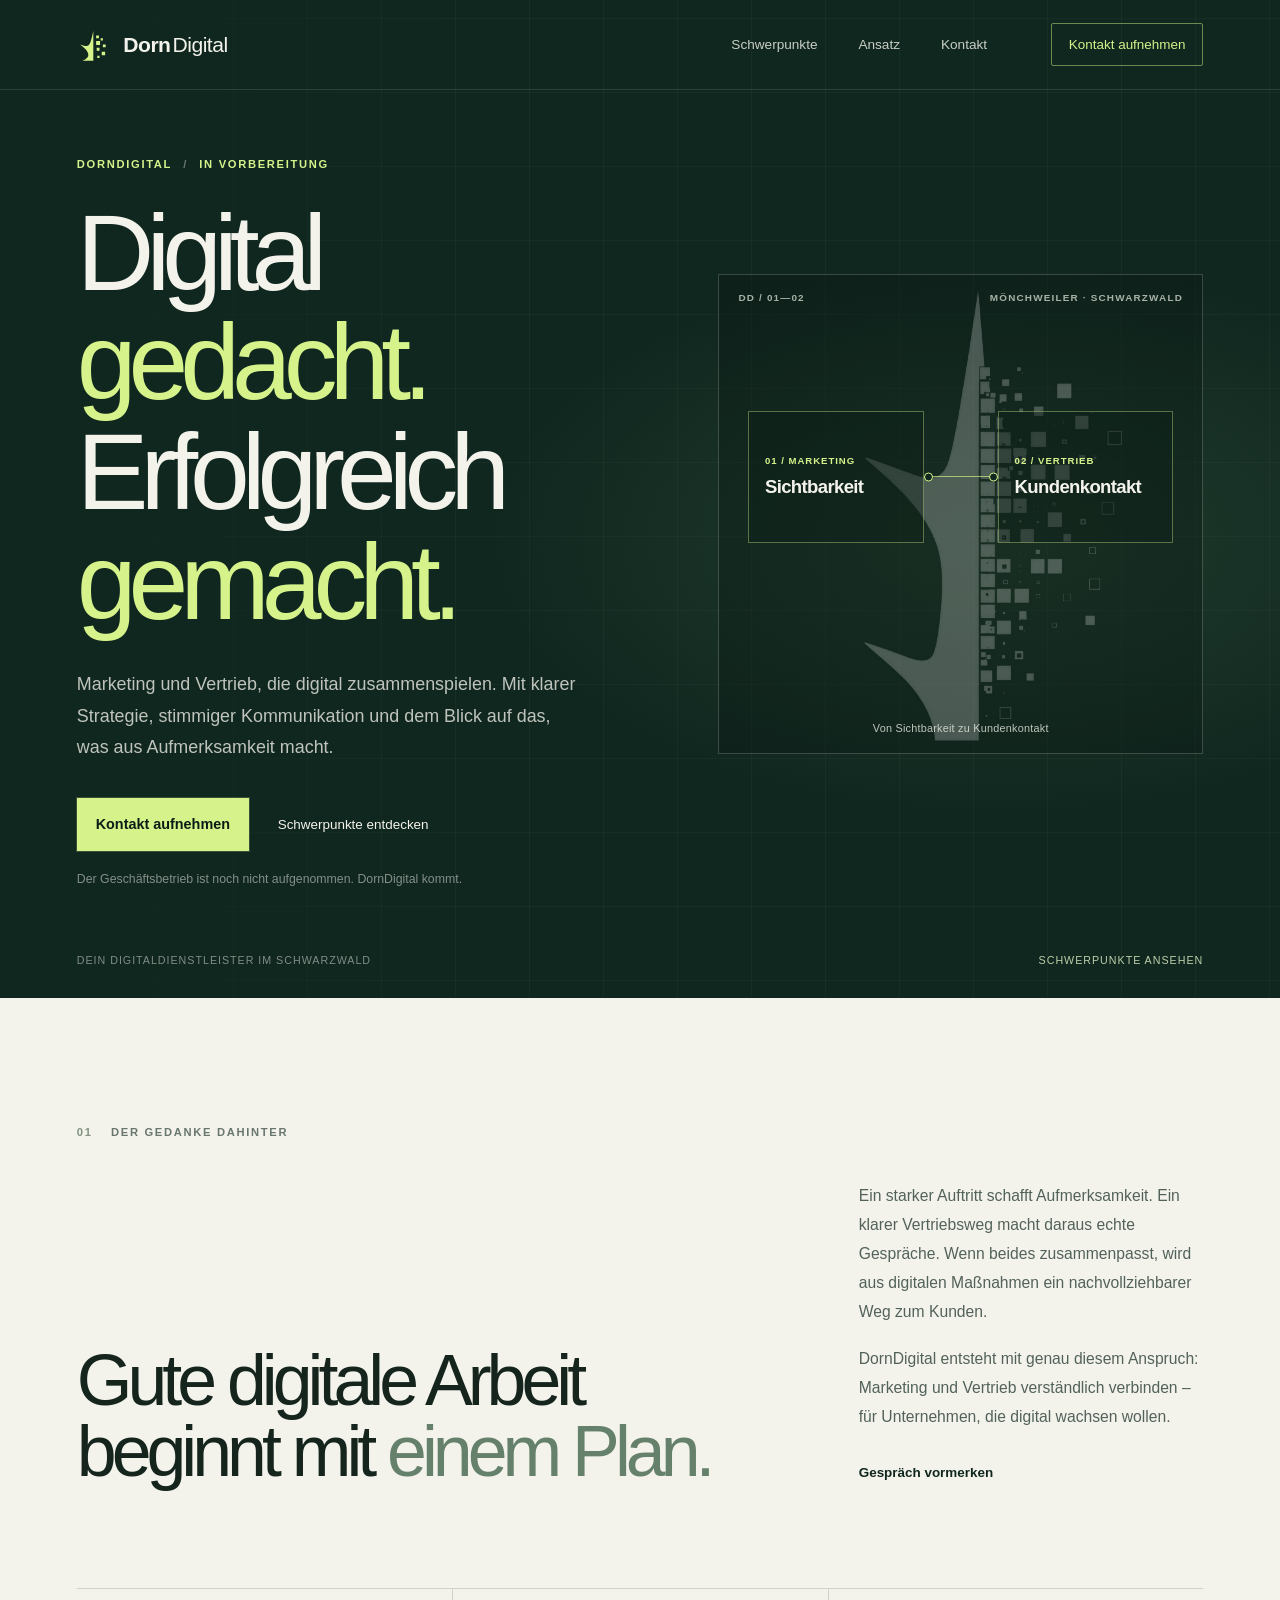
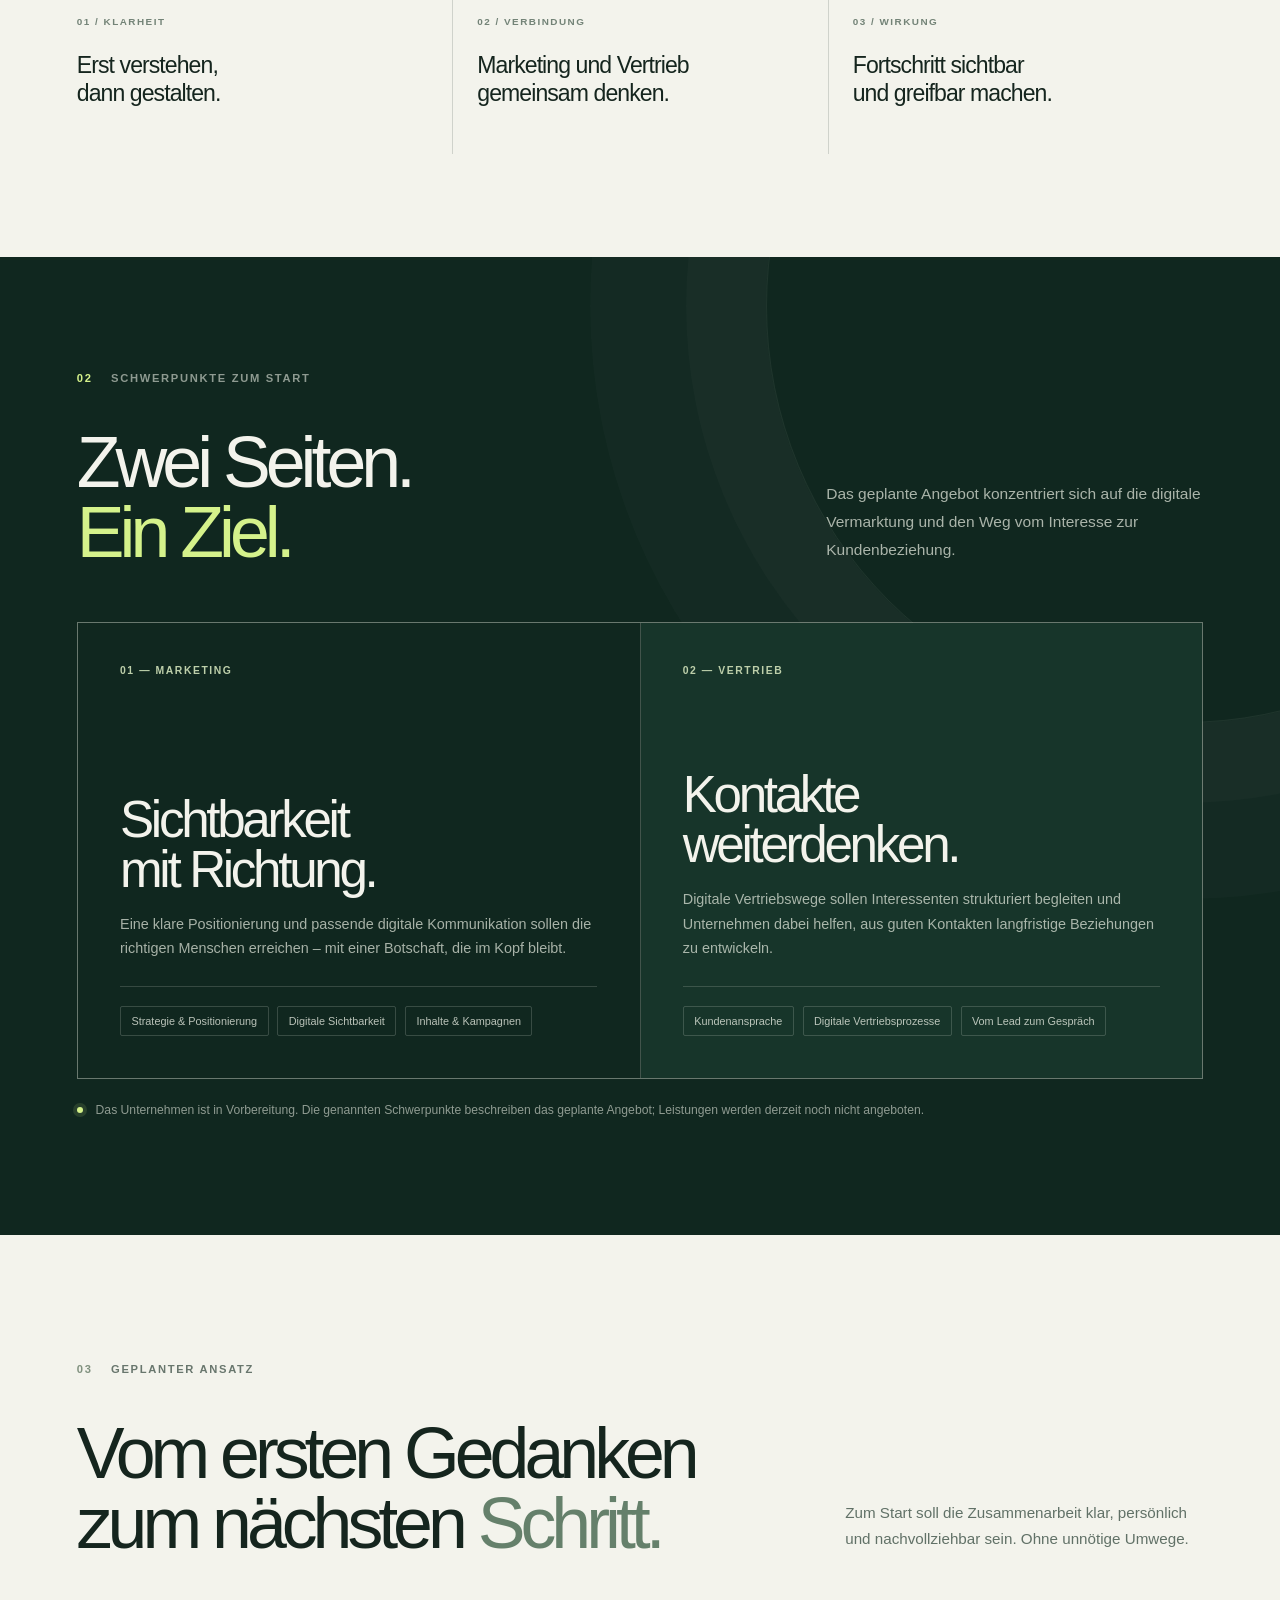
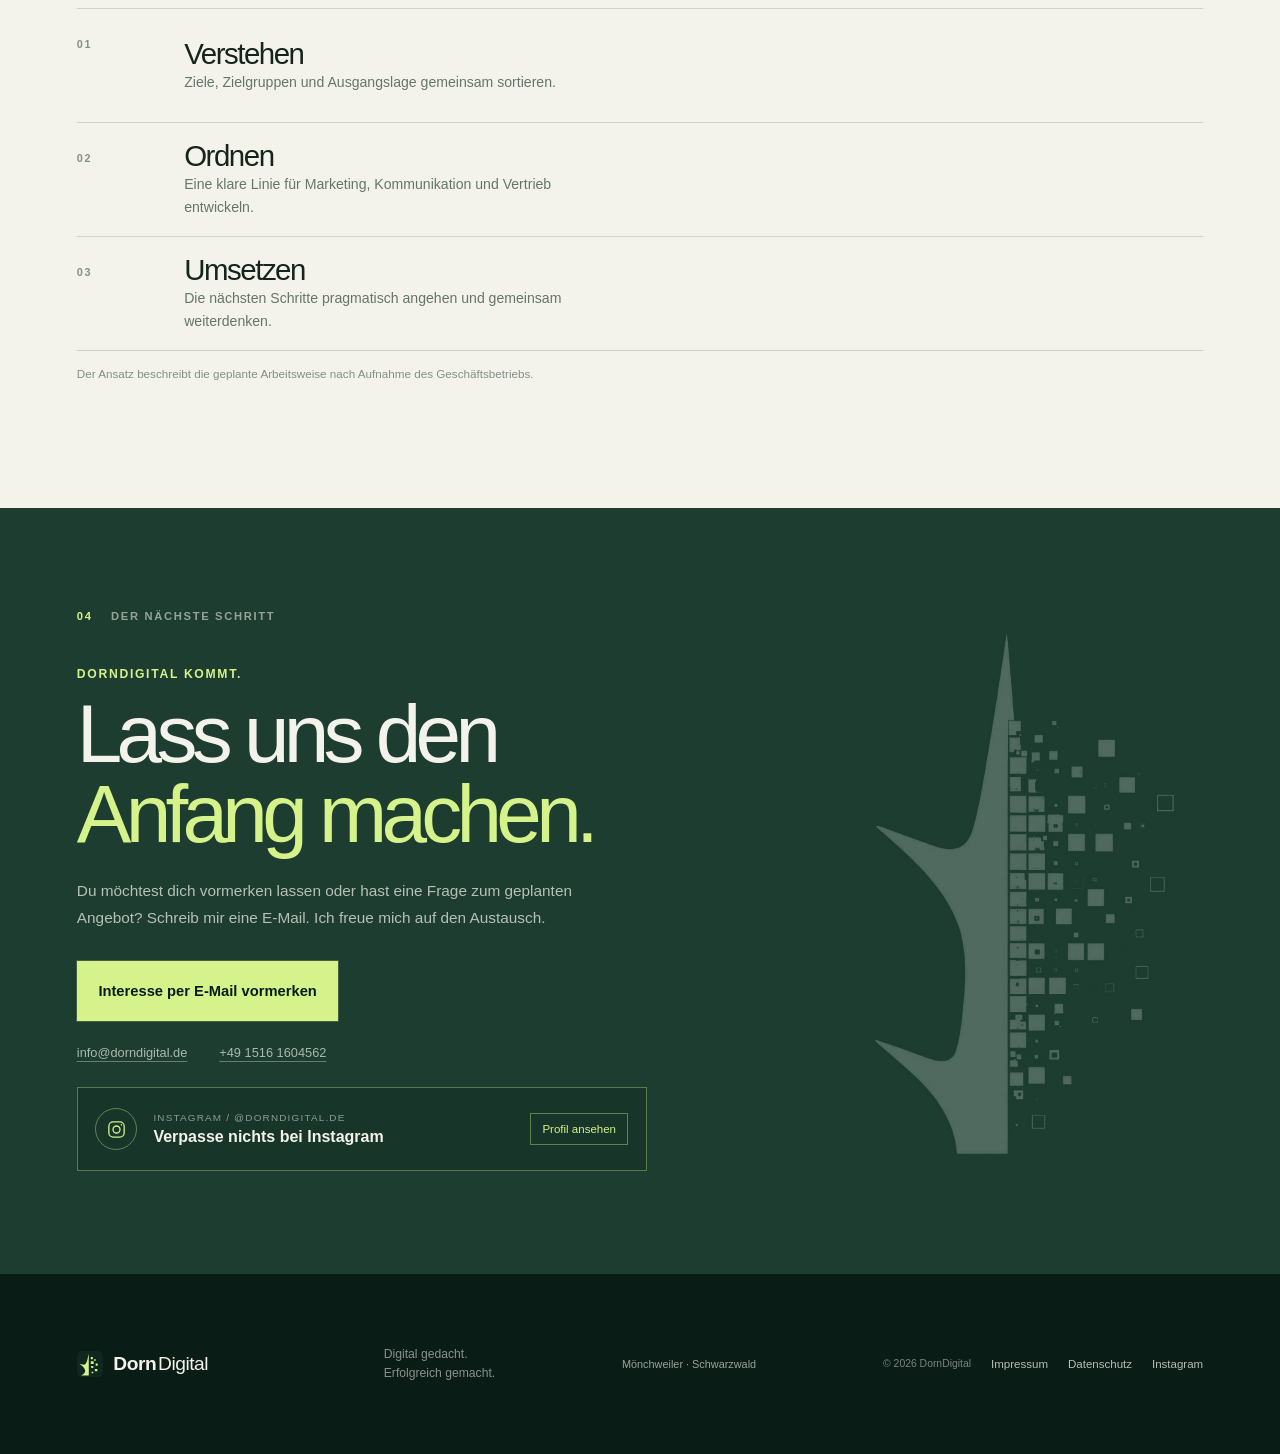
<file: index.html>
<!doctype html>
<html lang="de">
<head>
  <meta charset="utf-8">
  <meta name="viewport" content="width=device-width, initial-scale=1">
  <meta name="theme-color" content="#10271f">
  <meta name="description" content="DornDigital aus Mönchweiler im Schwarzwald: Marketing und Vertrieb digital gedacht. Erfolgreich gemacht. Unternehmen in Vorbereitung.">
  <meta property="og:type" content="website">
  <meta property="og:title" content="DornDigital — Digital gedacht. Erfolgreich gemacht.">
  <meta property="og:description" content="Marketing und Vertrieb, die digital zusammenspielen. DornDigital befindet sich in Vorbereitung.">
  <meta property="og:url" content="https://dorndigital.de/">
  <title>DornDigital — Digital gedacht. Erfolgreich gemacht.</title>
  <link rel="icon" href="/favicon.svg?v=color-20261115" type="image/svg+xml">
  <link rel="stylesheet" href="/styles.css?v=legal-buttons-20261116">
</head>
<body>
  <a class="skip-link" href="#inhalt">Zum Inhalt springen</a>
  <header class="site-header">
    <a class="brand" href="/" aria-label="DornDigital – Startseite">
      <img class="brand-mark" src="/favicon.svg?v=color-20261115" alt="" width="36" height="36">
      <span class="brand-name"><strong>Dorn</strong><span>Digital</span></span>
    </a>
    <nav class="desktop-nav" aria-label="Hauptnavigation">
      <a href="#schwerpunkte">Schwerpunkte</a>
      <a href="#ansatz">Ansatz</a>
      <a href="#kontakt">Kontakt</a>
    </nav>
    <!--email_off--><a class="header-cta" href="mailto:info@dorndigital.de?subject=Interesse%20an%20DornDigital">Kontakt aufnehmen</a><!--/email_off-->
    <details class="mobile-nav">
      <summary aria-label="Menü öffnen"><span></span><span></span></summary>
      <nav aria-label="Mobile Navigation">
        <a href="#schwerpunkte">Schwerpunkte</a>
        <a href="#ansatz">Ansatz</a>
        <a href="#kontakt">Kontakt</a>
      </nav>
    </details>
  </header>

  <main id="inhalt">
    <section class="hero" aria-labelledby="hero-title">
      <div class="hero-grain" aria-hidden="true"></div>
      <div class="hero-copy">
        <p class="eyebrow">DornDigital <span class="eyebrow-divider">/</span> In Vorbereitung</p>
        <h1 id="hero-title">Digital<br><em>gedacht.</em><br>Erfolgreich<br><em>gemacht.</em></h1>
        <p class="hero-intro">Marketing und Vertrieb, die digital zusammenspielen. Mit klarer Strategie, stimmiger Kommunikation und dem Blick auf das, was aus Aufmerksamkeit macht.</p>
        <div class="hero-actions">
          <!--email_off--><a class="button button-primary" href="mailto:info@dorndigital.de?subject=Interesse%20an%20DornDigital">Kontakt aufnehmen</a><!--/email_off-->
          <a class="text-link" href="#schwerpunkte">Schwerpunkte entdecken</a>
        </div>
        <p class="hero-note">Der Geschäftsbetrieb ist noch nicht aufgenommen. DornDigital kommt.</p>
      </div>

      <div class="hero-art" aria-label="DornDigital – Marketing trifft Vertrieb">
        <div class="art-topline"><span>DD / 01—02</span><span>Mönchweiler · Schwarzwald</span></div>
        <img class="art-mark" src="/dorndigital-logo-mark.svg" alt="" aria-hidden="true">
        <div class="art-flow" role="img" aria-label="Marketing schafft Sichtbarkeit und verbindet sie mit Vertrieb und Kundenkontakt">
          <div class="art-stage"><span>01 / Marketing</span><strong>Sichtbarkeit</strong></div>
          <div class="art-connector" aria-hidden="true"></div>
          <div class="art-stage"><span>02 / Vertrieb</span><strong>Kundenkontakt</strong></div>
        </div>
        <div class="art-caption">Von Sichtbarkeit zu Kundenkontakt</div>
      </div>
      <div class="hero-bottom"><span>Dein Digitaldienstleister im Schwarzwald</span><a href="#schwerpunkte">Schwerpunkte ansehen</a></div>
    </section>

    <section class="intro-section section-pad" id="ansatz" aria-labelledby="intro-title">
      <div class="section-kicker"><span>01</span><span>Der Gedanke dahinter</span></div>
      <div class="intro-layout">
        <h2 id="intro-title">Gute digitale Arbeit<br>beginnt mit <span>einem Plan.</span></h2>
        <div class="intro-text">
          <p>Ein starker Auftritt schafft Aufmerksamkeit. Ein klarer Vertriebsweg macht daraus echte Gespräche. Wenn beides zusammenpasst, wird aus digitalen Maßnahmen ein nachvollziehbarer Weg zum Kunden.</p>
          <p>DornDigital entsteht mit genau diesem Anspruch: Marketing und Vertrieb verständlich verbinden – für Unternehmen, die digital wachsen wollen.</p>
          <!--email_off--><a class="inline-link" href="mailto:info@dorndigital.de?subject=Gespr%C3%A4ch%20mit%20DornDigital">Gespräch vormerken</a><!--/email_off-->
        </div>
      </div>
      <div class="principles" aria-label="Drei Leitgedanken">
        <div><span>01 / Klarheit</span><p>Erst verstehen,<br>dann gestalten.</p></div>
        <div><span>02 / Verbindung</span><p>Marketing und Vertrieb<br>gemeinsam denken.</p></div>
        <div><span>03 / Wirkung</span><p>Fortschritt sichtbar<br>und greifbar machen.</p></div>
      </div>
    </section>

    <section class="focus-section section-pad" id="schwerpunkte" aria-labelledby="focus-title">
      <div class="section-kicker section-kicker-light"><span>02</span><span>Schwerpunkte zum Start</span></div>
      <div class="focus-heading">
        <h2 id="focus-title">Zwei Seiten.<br><span>Ein Ziel.</span></h2>
        <p>Das geplante Angebot konzentriert sich auf die digitale Vermarktung und den Weg vom Interesse zur Kundenbeziehung.</p>
      </div>
      <div class="focus-grid">
        <article class="focus-card focus-card-marketing">
          <div class="card-top"><span>01 — Marketing</span></div>
          <div class="card-body">
            <h3>Sichtbarkeit<br>mit Richtung.</h3>
            <p>Eine klare Positionierung und passende digitale Kommunikation sollen die richtigen Menschen erreichen – mit einer Botschaft, die im Kopf bleibt.</p>
          </div>
          <ul><li>Strategie &amp; Positionierung</li><li>Digitale Sichtbarkeit</li><li>Inhalte &amp; Kampagnen</li></ul>
        </article>
        <article class="focus-card focus-card-sales">
          <div class="card-top"><span>02 — Vertrieb</span></div>
          <div class="card-body">
            <h3>Kontakte<br>weiterdenken.</h3>
            <p>Digitale Vertriebswege sollen Interessenten strukturiert begleiten und Unternehmen dabei helfen, aus guten Kontakten langfristige Beziehungen zu entwickeln.</p>
          </div>
          <ul><li>Kundenansprache</li><li>Digitale Vertriebsprozesse</li><li>Vom Lead zum Gespräch</li></ul>
        </article>
      </div>
      <p class="focus-disclaimer"><span class="status-dot"></span> Das Unternehmen ist in Vorbereitung. Die genannten Schwerpunkte beschreiben das geplante Angebot; Leistungen werden derzeit noch nicht angeboten.</p>
    </section>

    <section class="approach-section section-pad" aria-labelledby="approach-title">
      <div class="section-kicker"><span>03</span><span>Geplanter Ansatz</span></div>
      <div class="approach-head">
        <h2 id="approach-title">Vom ersten Gedanken<br>zum nächsten <span>Schritt.</span></h2>
        <p>Zum Start soll die Zusammenarbeit klar, persönlich und nachvollziehbar sein. Ohne unnötige Umwege.</p>
      </div>
      <div class="steps">
        <article class="step"><span class="step-number">01</span><div><h3>Verstehen</h3><p>Ziele, Zielgruppen und Ausgangslage gemeinsam sortieren.</p></div></article>
        <article class="step"><span class="step-number">02</span><div><h3>Ordnen</h3><p>Eine klare Linie für Marketing, Kommunikation und Vertrieb entwickeln.</p></div></article>
        <article class="step"><span class="step-number">03</span><div><h3>Umsetzen</h3><p>Die nächsten Schritte pragmatisch angehen und gemeinsam weiterdenken.</p></div></article>
      </div>
      <p class="approach-note">Der Ansatz beschreibt die geplante Arbeitsweise nach Aufnahme des Geschäftsbetriebs.</p>
    </section>

    <section class="contact-section section-pad" id="kontakt" aria-labelledby="contact-title">
      <div class="contact-mark-wrap" aria-hidden="true"><img src="/dorndigital-logo-mark.svg" alt=""></div>
      <div class="contact-content">
        <div class="section-kicker section-kicker-light"><span>04</span><span>Der nächste Schritt</span></div>
        <p class="contact-eyebrow">DornDigital kommt.</p>
        <h2 id="contact-title">Lass uns den<br><span>Anfang machen.</span></h2>
        <p class="contact-copy">Du möchtest dich vormerken lassen oder hast eine Frage zum geplanten Angebot? Schreib mir eine E-Mail. Ich freue mich auf den Austausch.</p>
        <!--email_off--><a class="button button-primary button-large" href="mailto:info@dorndigital.de?subject=Interesse%20an%20DornDigital">Interesse per E-Mail vormerken</a><!--/email_off-->
        <div class="contact-details"><!--email_off--><a href="mailto:info@dorndigital.de">info@dorndigital.de</a><!--/email_off--><a href="tel:+4915161604562">+49 1516 1604562</a></div>
        <a class="instagram-card" href="https://www.instagram.com/dorndigital.de/" target="_blank" rel="noopener noreferrer">
          <span class="instagram-card-icon" aria-hidden="true">
            <svg viewBox="0 0 24 24" fill="none"><rect x="3.25" y="3.25" width="17.5" height="17.5" rx="5"/><circle cx="12" cy="12" r="4"/><circle class="instagram-dot" cx="17.6" cy="6.7" r=".9"/></svg>
          </span>
          <span class="instagram-card-copy"><span class="instagram-card-label">Instagram / @dorndigital.de</span><strong>Verpasse nichts bei Instagram</strong></span>
          <span class="instagram-card-visit">Profil ansehen</span>
        </a>
      </div>
    </section>
  </main>

  <footer class="site-footer">
    <a class="brand footer-brand" href="/" aria-label="DornDigital – Startseite">
      <img class="brand-mark" src="/favicon.svg?v=color-20261115" alt="" width="26" height="26">
      <span class="brand-name"><strong>Dorn</strong><span>Digital</span></span>
    </a>
    <p class="footer-slogan">Digital gedacht.<br>Erfolgreich gemacht.</p>
    <div class="footer-meta"><span>Mönchweiler · Schwarzwald</span></div>
    <nav class="footer-links" aria-label="Rechtliche Informationen"><span class="footer-copyright">© 2026 DornDigital</span><a href="/impressum/">Impressum</a><a href="/datenschutz/">Datenschutz</a><a href="https://www.instagram.com/dorndigital.de/" target="_blank" rel="noopener noreferrer">Instagram</a></nav>
  </footer>
</body>
</html>
</file>
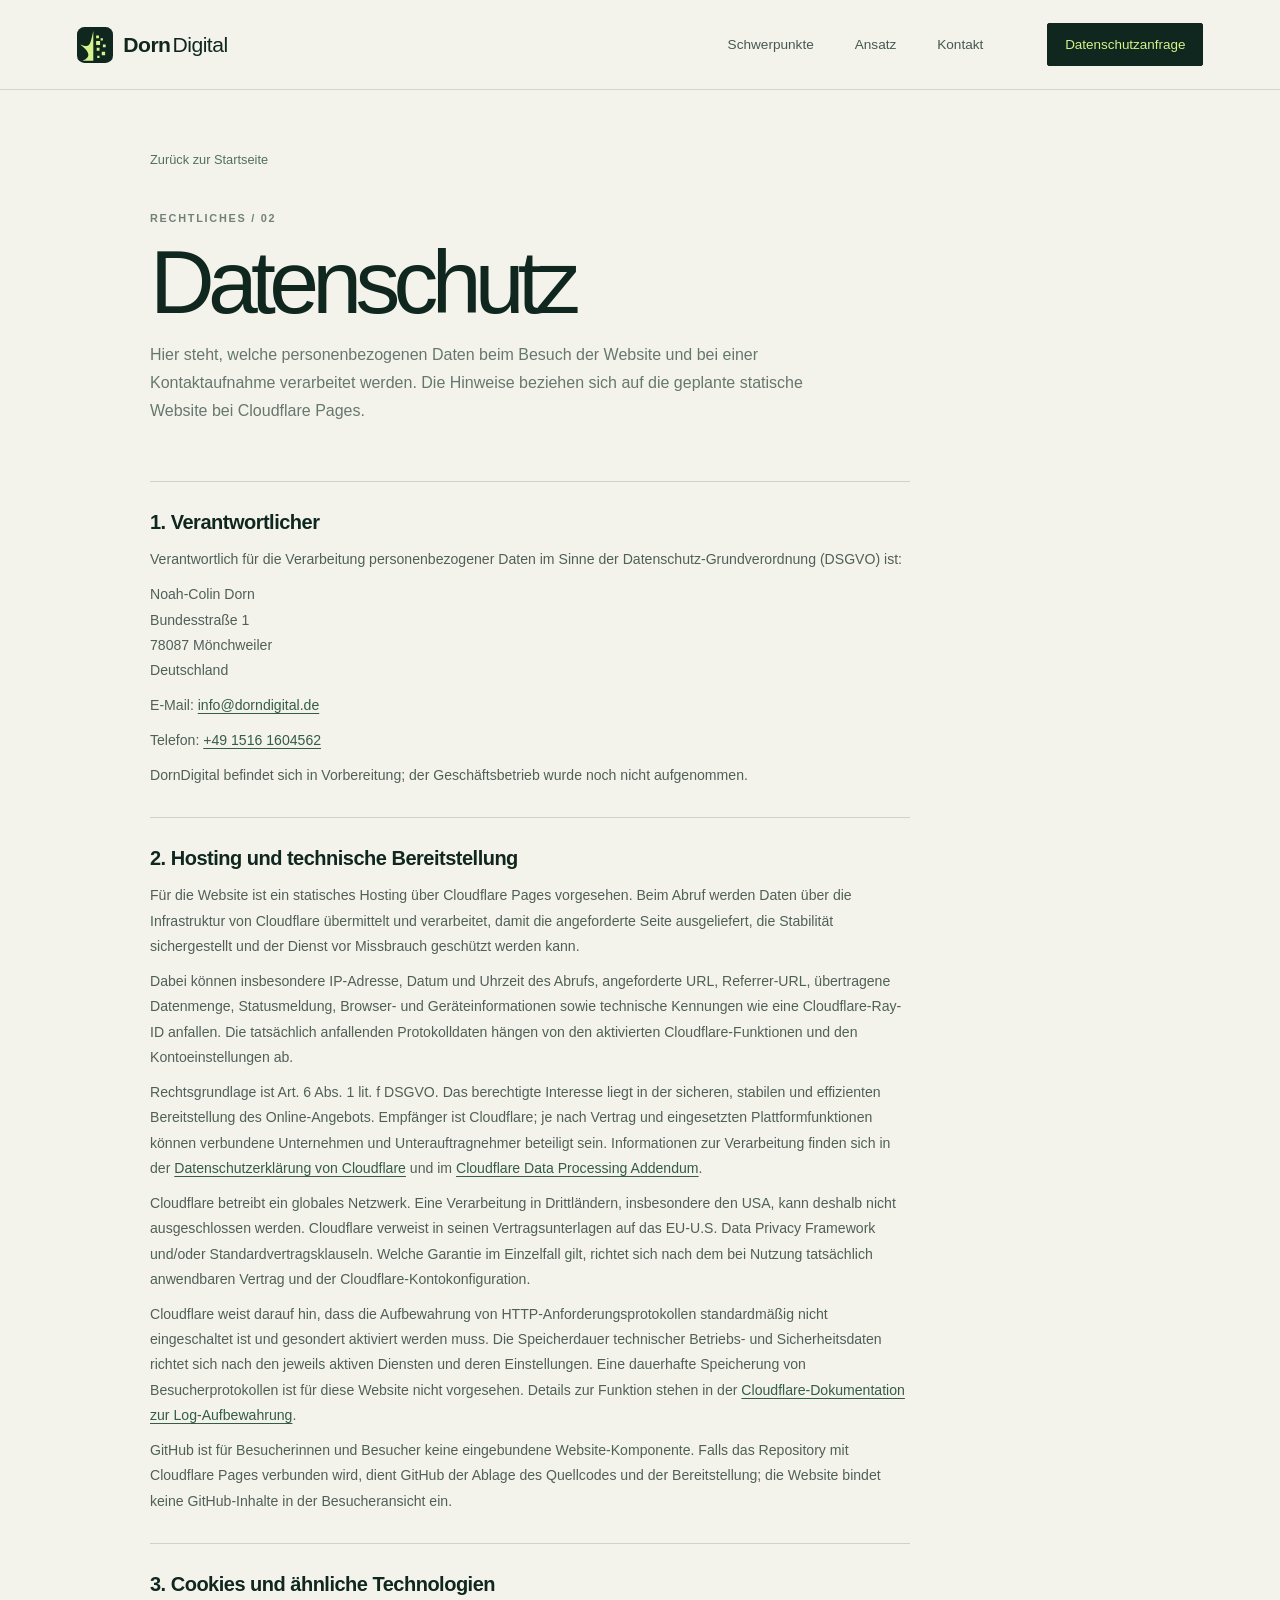
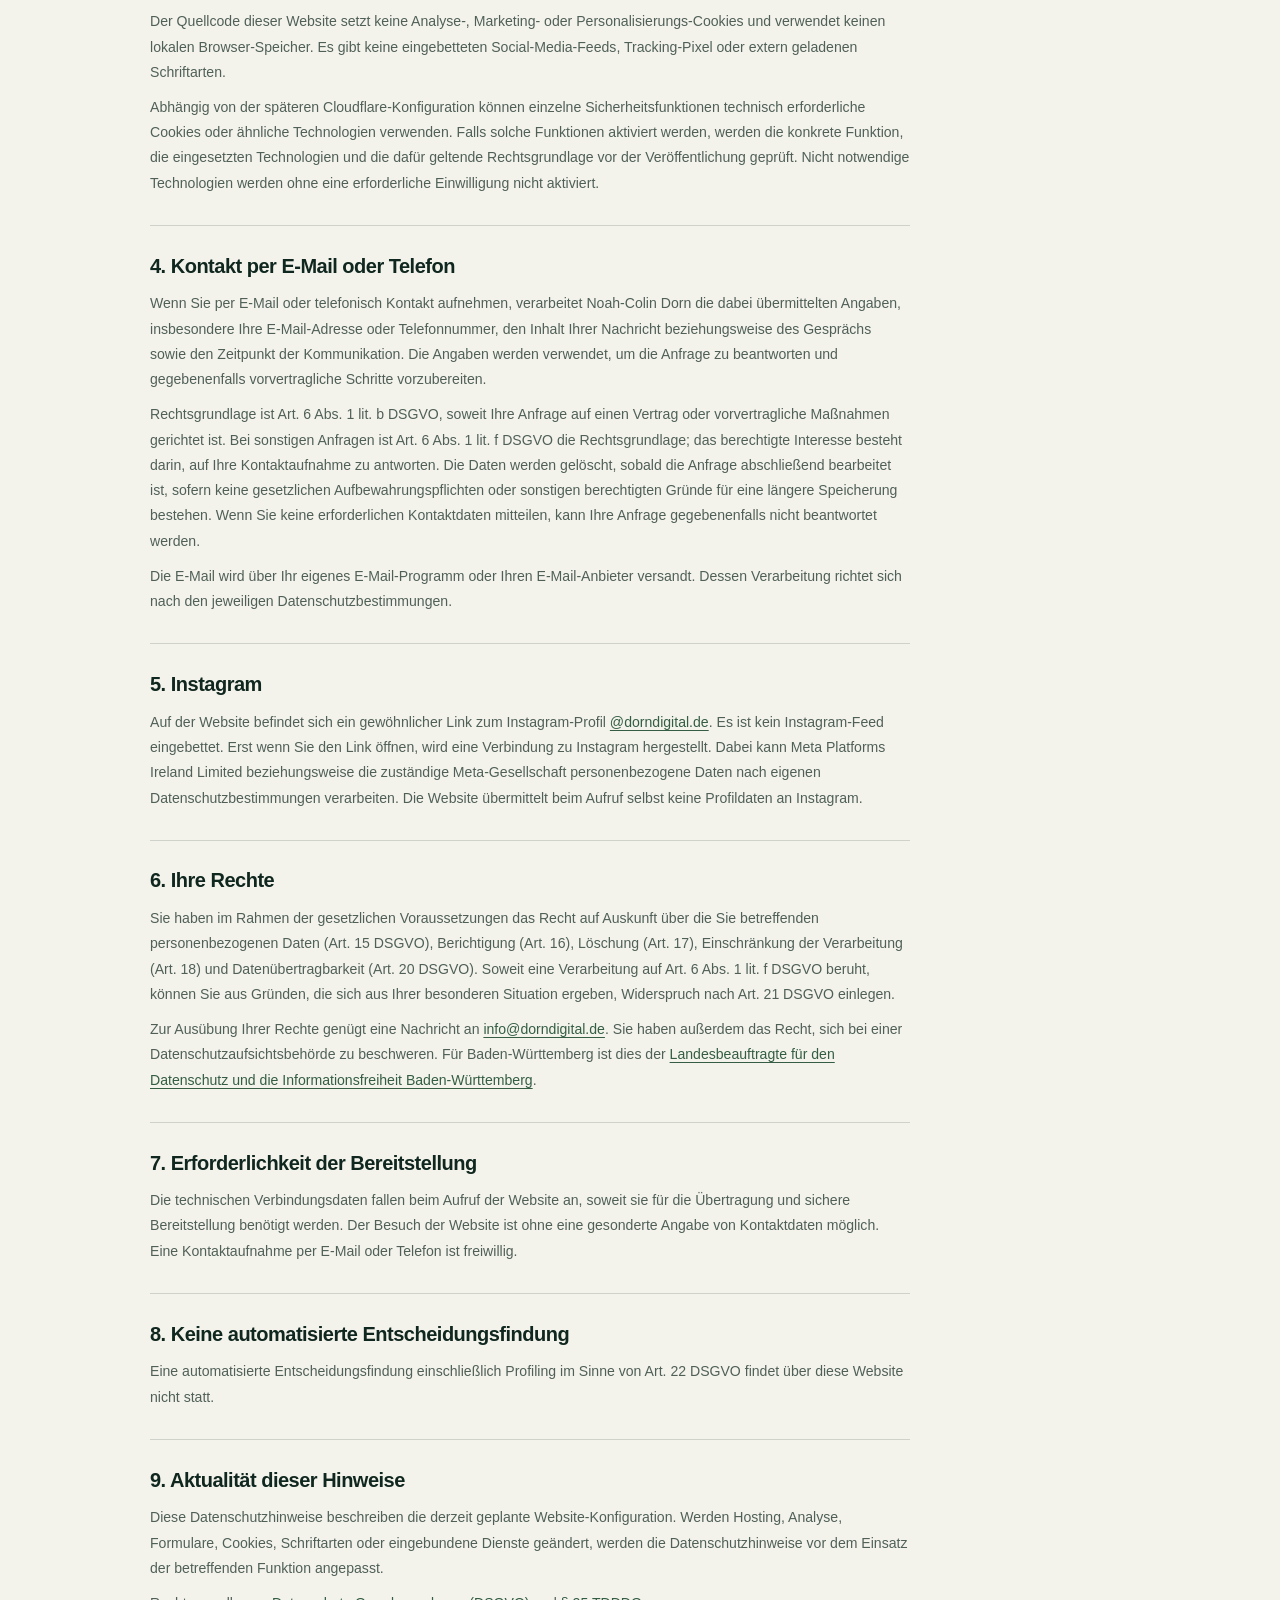
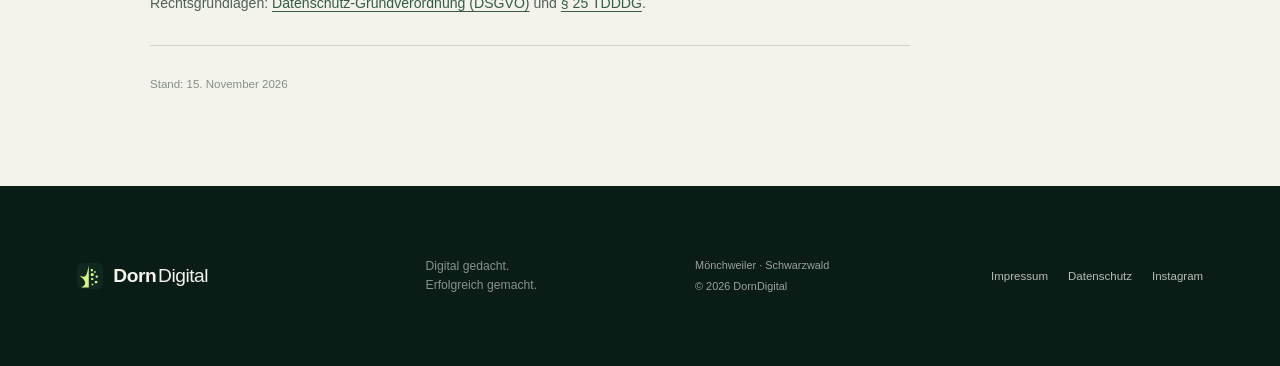
<file: datenschutz/index.html>
<!doctype html>
<html lang="de">
<head>
  <meta charset="utf-8">
  <meta name="viewport" content="width=device-width, initial-scale=1">
  <meta name="theme-color" content="#10271f">
  <meta name="description" content="Datenschutzhinweise für dorndigital.de.">
  <title>Datenschutz — DornDigital</title>
  <link rel="icon" href="/favicon.svg?v=color-20261115" type="image/svg+xml">
  <link rel="stylesheet" href="/styles.css?v=legal-buttons-20261116">
</head>
<body class="legal-page">
  <a class="skip-link" href="#inhalt">Zum Inhalt springen</a>
  <header class="site-header">
    <a class="brand" href="/" aria-label="DornDigital – Startseite"><img class="brand-mark" src="/favicon.svg?v=color-20261115" alt="" width="36" height="36"><span class="brand-name"><strong>Dorn</strong><span>Digital</span></span></a>
    <nav class="desktop-nav" aria-label="Hauptnavigation"><a href="/#schwerpunkte">Schwerpunkte</a><a href="/#ansatz">Ansatz</a><a href="/#kontakt">Kontakt</a></nav>
    <!--email_off--><a class="header-cta" href="mailto:info@dorndigital.de?subject=Datenschutzanfrage">Datenschutzanfrage</a><!--/email_off-->
  </header>
  <main class="legal-main" id="inhalt">
    <div class="legal-wrap">
      <a class="legal-back" href="/">Zurück zur Startseite</a>
      <p class="legal-eyebrow">Rechtliches / 02</p>
      <h1>Datenschutz</h1>
      <p class="legal-lead">Hier steht, welche personenbezogenen Daten beim Besuch der Website und bei einer Kontaktaufnahme verarbeitet werden. Die Hinweise beziehen sich auf die geplante statische Website bei Cloudflare Pages.</p>
      <div class="legal-content">
        <section>
          <h2>1. Verantwortlicher</h2>
          <p>Verantwortlich für die Verarbeitung personenbezogener Daten im Sinne der Datenschutz-Grundverordnung (DSGVO) ist:</p>
          <p>Noah-Colin Dorn<br>Bundesstraße 1<br>78087 Mönchweiler<br>Deutschland</p>
          <p>E-Mail: <!--email_off--><a href="mailto:info@dorndigital.de">info@dorndigital.de</a><!--/email_off--></p>
          <p>Telefon: <a href="tel:+4915161604562">+49 1516 1604562</a></p>
          <p>DornDigital befindet sich in Vorbereitung; der Geschäftsbetrieb wurde noch nicht aufgenommen.</p>
        </section>
        <section>
          <h2>2. Hosting und technische Bereitstellung</h2>
          <p>Für die Website ist ein statisches Hosting über Cloudflare Pages vorgesehen. Beim Abruf werden Daten über die Infrastruktur von Cloudflare übermittelt und verarbeitet, damit die angeforderte Seite ausgeliefert, die Stabilität sichergestellt und der Dienst vor Missbrauch geschützt werden kann.</p>
          <p>Dabei können insbesondere IP-Adresse, Datum und Uhrzeit des Abrufs, angeforderte URL, Referrer-URL, übertragene Datenmenge, Statusmeldung, Browser- und Geräteinformationen sowie technische Kennungen wie eine Cloudflare-Ray-ID anfallen. Die tatsächlich anfallenden Protokolldaten hängen von den aktivierten Cloudflare-Funktionen und den Kontoeinstellungen ab.</p>
          <p>Rechtsgrundlage ist Art. 6 Abs. 1 lit. f DSGVO. Das berechtigte Interesse liegt in der sicheren, stabilen und effizienten Bereitstellung des Online-Angebots. Empfänger ist Cloudflare; je nach Vertrag und eingesetzten Plattformfunktionen können verbundene Unternehmen und Unterauftragnehmer beteiligt sein. Informationen zur Verarbeitung finden sich in der <a href="https://www.cloudflare.com/privacypolicy/" target="_blank" rel="noopener noreferrer">Datenschutzerklärung von Cloudflare</a> und im <a href="https://www.cloudflare.com/cloudflare-customer-dpa/" target="_blank" rel="noopener noreferrer">Cloudflare Data Processing Addendum</a>.</p>
          <p>Cloudflare betreibt ein globales Netzwerk. Eine Verarbeitung in Drittländern, insbesondere den USA, kann deshalb nicht ausgeschlossen werden. Cloudflare verweist in seinen Vertragsunterlagen auf das EU-U.S. Data Privacy Framework und/oder Standardvertragsklauseln. Welche Garantie im Einzelfall gilt, richtet sich nach dem bei Nutzung tatsächlich anwendbaren Vertrag und der Cloudflare-Kontokonfiguration.</p>
          <p>Cloudflare weist darauf hin, dass die Aufbewahrung von HTTP-Anforderungsprotokollen standardmäßig nicht eingeschaltet ist und gesondert aktiviert werden muss. Die Speicherdauer technischer Betriebs- und Sicherheitsdaten richtet sich nach den jeweils aktiven Diensten und deren Einstellungen. Eine dauerhafte Speicherung von Besucherprotokollen ist für diese Website nicht vorgesehen. Details zur Funktion stehen in der <a href="https://developers.cloudflare.com/logs/logpull/enabling-log-retention/" target="_blank" rel="noopener noreferrer">Cloudflare-Dokumentation zur Log-Aufbewahrung</a>.</p>
          <p>GitHub ist für Besucherinnen und Besucher keine eingebundene Website-Komponente. Falls das Repository mit Cloudflare Pages verbunden wird, dient GitHub der Ablage des Quellcodes und der Bereitstellung; die Website bindet keine GitHub-Inhalte in der Besucheransicht ein.</p>
        </section>
        <section>
          <h2>3. Cookies und ähnliche Technologien</h2>
          <p>Der Quellcode dieser Website setzt keine Analyse-, Marketing- oder Personalisierungs-Cookies und verwendet keinen lokalen Browser-Speicher. Es gibt keine eingebetteten Social-Media-Feeds, Tracking-Pixel oder extern geladenen Schriftarten.</p>
          <p>Abhängig von der späteren Cloudflare-Konfiguration können einzelne Sicherheitsfunktionen technisch erforderliche Cookies oder ähnliche Technologien verwenden. Falls solche Funktionen aktiviert werden, werden die konkrete Funktion, die eingesetzten Technologien und die dafür geltende Rechtsgrundlage vor der Veröffentlichung geprüft. Nicht notwendige Technologien werden ohne eine erforderliche Einwilligung nicht aktiviert.</p>
        </section>
        <section>
          <h2>4. Kontakt per E-Mail oder Telefon</h2>
          <p>Wenn Sie per E-Mail oder telefonisch Kontakt aufnehmen, verarbeitet Noah-Colin Dorn die dabei übermittelten Angaben, insbesondere Ihre E-Mail-Adresse oder Telefonnummer, den Inhalt Ihrer Nachricht beziehungsweise des Gesprächs sowie den Zeitpunkt der Kommunikation. Die Angaben werden verwendet, um die Anfrage zu beantworten und gegebenenfalls vorvertragliche Schritte vorzubereiten.</p>
          <p>Rechtsgrundlage ist Art. 6 Abs. 1 lit. b DSGVO, soweit Ihre Anfrage auf einen Vertrag oder vorvertragliche Maßnahmen gerichtet ist. Bei sonstigen Anfragen ist Art. 6 Abs. 1 lit. f DSGVO die Rechtsgrundlage; das berechtigte Interesse besteht darin, auf Ihre Kontaktaufnahme zu antworten. Die Daten werden gelöscht, sobald die Anfrage abschließend bearbeitet ist, sofern keine gesetzlichen Aufbewahrungspflichten oder sonstigen berechtigten Gründe für eine längere Speicherung bestehen. Wenn Sie keine erforderlichen Kontaktdaten mitteilen, kann Ihre Anfrage gegebenenfalls nicht beantwortet werden.</p>
          <p>Die E-Mail wird über Ihr eigenes E-Mail-Programm oder Ihren E-Mail-Anbieter versandt. Dessen Verarbeitung richtet sich nach den jeweiligen Datenschutzbestimmungen.</p>
        </section>
        <section>
          <h2>5. Instagram</h2>
          <p>Auf der Website befindet sich ein gewöhnlicher Link zum Instagram-Profil <a href="https://www.instagram.com/dorndigital.de/" target="_blank" rel="noopener noreferrer">@dorndigital.de</a>. Es ist kein Instagram-Feed eingebettet. Erst wenn Sie den Link öffnen, wird eine Verbindung zu Instagram hergestellt. Dabei kann Meta Platforms Ireland Limited beziehungsweise die zuständige Meta-Gesellschaft personenbezogene Daten nach eigenen Datenschutzbestimmungen verarbeiten. Die Website übermittelt beim Aufruf selbst keine Profildaten an Instagram.</p>
        </section>
        <section>
          <h2>6. Ihre Rechte</h2>
          <p>Sie haben im Rahmen der gesetzlichen Voraussetzungen das Recht auf Auskunft über die Sie betreffenden personenbezogenen Daten (Art. 15 DSGVO), Berichtigung (Art. 16), Löschung (Art. 17), Einschränkung der Verarbeitung (Art. 18) und Datenübertragbarkeit (Art. 20 DSGVO). Soweit eine Verarbeitung auf Art. 6 Abs. 1 lit. f DSGVO beruht, können Sie aus Gründen, die sich aus Ihrer besonderen Situation ergeben, Widerspruch nach Art. 21 DSGVO einlegen.</p>
          <p>Zur Ausübung Ihrer Rechte genügt eine Nachricht an <!--email_off--><a href="mailto:info@dorndigital.de">info@dorndigital.de</a><!--/email_off-->. Sie haben außerdem das Recht, sich bei einer Datenschutzaufsichtsbehörde zu beschweren. Für Baden-Württemberg ist dies der <a href="https://www.baden-wuerttemberg.datenschutz.de/beschwerde/" target="_blank" rel="noopener noreferrer">Landesbeauftragte für den Datenschutz und die Informationsfreiheit Baden-Württemberg</a>.</p>
        </section>
        <section>
          <h2>7. Erforderlichkeit der Bereitstellung</h2>
          <p>Die technischen Verbindungsdaten fallen beim Aufruf der Website an, soweit sie für die Übertragung und sichere Bereitstellung benötigt werden. Der Besuch der Website ist ohne eine gesonderte Angabe von Kontaktdaten möglich. Eine Kontaktaufnahme per E-Mail oder Telefon ist freiwillig.</p>
        </section>
        <section>
          <h2>8. Keine automatisierte Entscheidungsfindung</h2>
          <p>Eine automatisierte Entscheidungsfindung einschließlich Profiling im Sinne von Art. 22 DSGVO findet über diese Website nicht statt.</p>
        </section>
        <section>
          <h2>9. Aktualität dieser Hinweise</h2>
          <p>Diese Datenschutzhinweise beschreiben die derzeit geplante Website-Konfiguration. Werden Hosting, Analyse, Formulare, Cookies, Schriftarten oder eingebundene Dienste geändert, werden die Datenschutzhinweise vor dem Einsatz der betreffenden Funktion angepasst.</p>
          <p>Rechtsgrundlagen: <a href="https://eur-lex.europa.eu/legal-content/DE/TXT/?uri=CELEX:32016R0679" target="_blank" rel="noopener noreferrer">Datenschutz-Grundverordnung (DSGVO)</a> und <a href="https://www.gesetze-im-internet.de/ttdsg/__25.html" target="_blank" rel="noopener noreferrer">§ 25 TDDDG</a>.</p>
        </section>
      </div>
      <p class="legal-update">Stand: 15. November 2026</p>
    </div>
  </main>
  <footer class="site-footer">
    <a class="brand footer-brand" href="/" aria-label="DornDigital – Startseite"><img class="brand-mark" src="/favicon.svg?v=color-20261115" alt="" width="26" height="26"><span class="brand-name"><strong>Dorn</strong><span>Digital</span></span></a>
    <p class="footer-slogan">Digital gedacht.<br>Erfolgreich gemacht.</p>
    <div class="footer-meta"><span>Mönchweiler · Schwarzwald</span><span>© 2026 DornDigital</span></div>
    <nav class="footer-links" aria-label="Rechtliche Informationen"><a href="/impressum/">Impressum</a><a href="/datenschutz/" aria-current="page">Datenschutz</a><a href="https://www.instagram.com/dorndigital.de/" target="_blank" rel="noopener noreferrer">Instagram</a></nav>
  </footer>
</body>
</html>
</file>
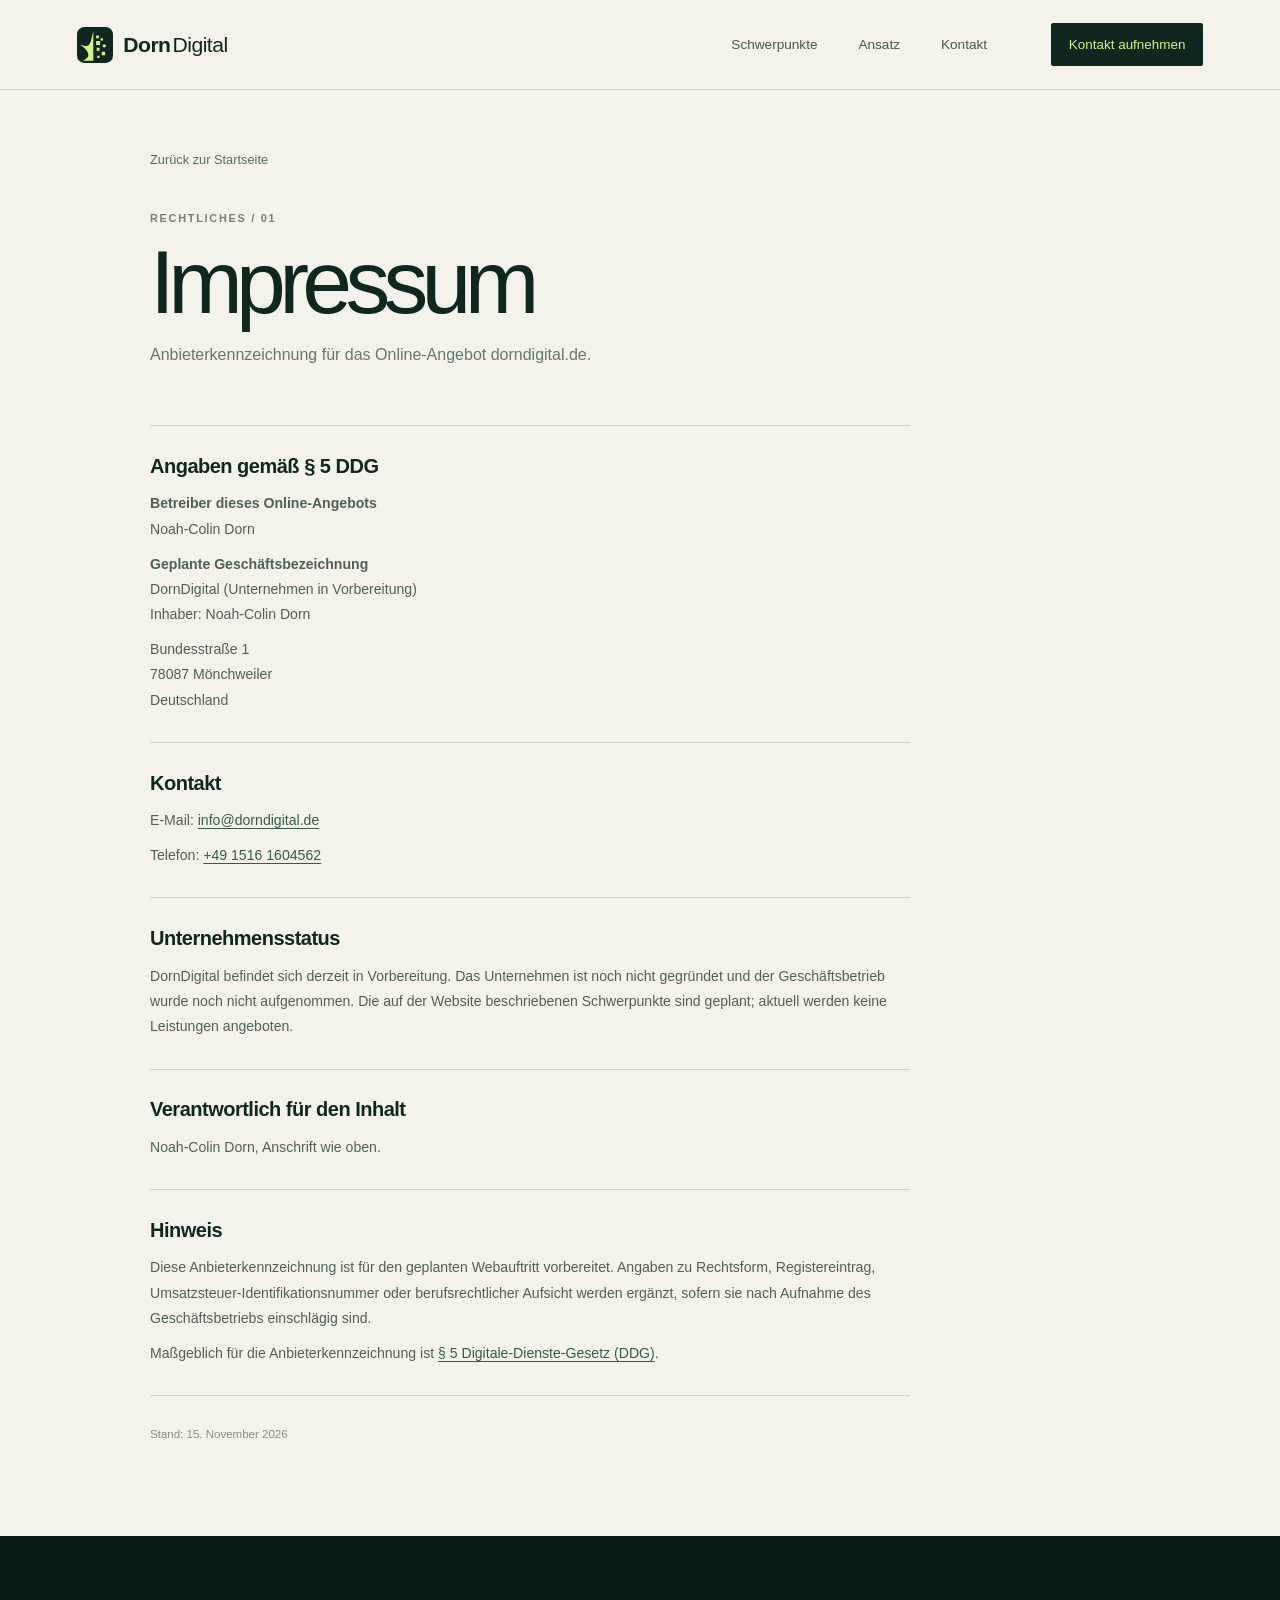
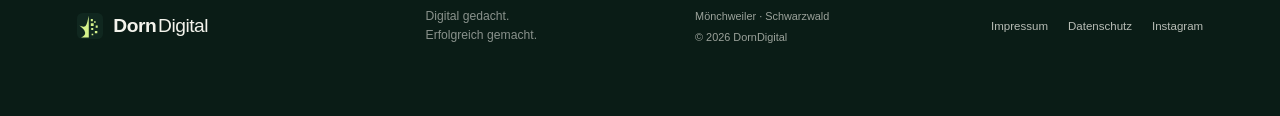
<file: impressum/index.html>
<!doctype html>
<html lang="de">
<head>
  <meta charset="utf-8">
  <meta name="viewport" content="width=device-width, initial-scale=1">
  <meta name="theme-color" content="#10271f">
  <meta name="description" content="Impressum von DornDigital – Noah-Colin Dorn, Mönchweiler.">
  <title>Impressum — DornDigital</title>
  <link rel="icon" href="/favicon.svg?v=color-20261115" type="image/svg+xml">
  <link rel="stylesheet" href="/styles.css?v=legal-buttons-20261116">
</head>
<body class="legal-page">
  <a class="skip-link" href="#inhalt">Zum Inhalt springen</a>
  <header class="site-header">
    <a class="brand" href="/" aria-label="DornDigital – Startseite"><img class="brand-mark" src="/favicon.svg?v=color-20261115" alt="" width="36" height="36"><span class="brand-name"><strong>Dorn</strong><span>Digital</span></span></a>
    <nav class="desktop-nav" aria-label="Hauptnavigation"><a href="/#schwerpunkte">Schwerpunkte</a><a href="/#ansatz">Ansatz</a><a href="/#kontakt">Kontakt</a></nav>
    <!--email_off--><a class="header-cta" href="mailto:info@dorndigital.de?subject=Kontakt%20mit%20DornDigital">Kontakt aufnehmen</a><!--/email_off-->
  </header>
  <main class="legal-main" id="inhalt">
    <div class="legal-wrap">
      <a class="legal-back" href="/">Zurück zur Startseite</a>
      <p class="legal-eyebrow">Rechtliches / 01</p>
      <h1>Impressum</h1>
      <p class="legal-lead">Anbieterkennzeichnung für das Online-Angebot dorndigital.de.</p>
      <div class="legal-content">
        <section>
          <h2>Angaben gemäß § 5 DDG</h2>
          <p><strong>Betreiber dieses Online-Angebots</strong><br>Noah-Colin Dorn</p>
          <p><strong>Geplante Geschäftsbezeichnung</strong><br>DornDigital (Unternehmen in Vorbereitung)<br>Inhaber: Noah-Colin Dorn</p>
          <p>Bundesstraße 1<br>78087 Mönchweiler<br>Deutschland</p>
        </section>
        <section>
          <h2>Kontakt</h2>
          <p>E-Mail: <!--email_off--><a href="mailto:info@dorndigital.de">info@dorndigital.de</a><!--/email_off--></p>
          <p>Telefon: <a href="tel:+4915161604562">+49 1516 1604562</a></p>
        </section>
        <section>
          <h2>Unternehmensstatus</h2>
          <p>DornDigital befindet sich derzeit in Vorbereitung. Das Unternehmen ist noch nicht gegründet und der Geschäftsbetrieb wurde noch nicht aufgenommen. Die auf der Website beschriebenen Schwerpunkte sind geplant; aktuell werden keine Leistungen angeboten.</p>
        </section>
        <section>
          <h2>Verantwortlich für den Inhalt</h2>
          <p>Noah-Colin Dorn, Anschrift wie oben.</p>
        </section>
        <section>
          <h2>Hinweis</h2>
          <p>Diese Anbieterkennzeichnung ist für den geplanten Webauftritt vorbereitet. Angaben zu Rechtsform, Registereintrag, Umsatzsteuer-Identifikationsnummer oder berufsrechtlicher Aufsicht werden ergänzt, sofern sie nach Aufnahme des Geschäftsbetriebs einschlägig sind.</p>
          <p>Maßgeblich für die Anbieterkennzeichnung ist <a href="https://www.gesetze-im-internet.de/ddg/__5.html" target="_blank" rel="noopener noreferrer">§ 5 Digitale-Dienste-Gesetz (DDG)</a>.</p>
        </section>
      </div>
      <p class="legal-update">Stand: 15. November 2026</p>
    </div>
  </main>
  <footer class="site-footer">
    <a class="brand footer-brand" href="/" aria-label="DornDigital – Startseite"><img class="brand-mark" src="/favicon.svg?v=color-20261115" alt="" width="26" height="26"><span class="brand-name"><strong>Dorn</strong><span>Digital</span></span></a>
    <p class="footer-slogan">Digital gedacht.<br>Erfolgreich gemacht.</p>
    <div class="footer-meta"><span>Mönchweiler · Schwarzwald</span><span>© 2026 DornDigital</span></div>
    <nav class="footer-links" aria-label="Rechtliche Informationen"><a href="/impressum/" aria-current="page">Impressum</a><a href="/datenschutz/">Datenschutz</a><a href="https://www.instagram.com/dorndigital.de/" target="_blank" rel="noopener noreferrer">Instagram</a></nav>
  </footer>
</body>
</html>
</file>
<file: styles.css>
@charset "UTF-8";

:root {
  color-scheme: light;
  --forest: #10271f;
  --forest-deep: #0a1c16;
  --forest-soft: #1c3d30;
  --paper: #f3f3ec;
  --paper-deep: #e8ebe1;
  --ink: #15251e;
  --muted: #68766d;
  --sage: #d5f28b;
  --sage-soft: #bdcfaa;
  --line: rgba(21, 37, 30, .16);
  --line-light: rgba(242, 243, 235, .19);
  --sans: "Segoe UI", "Helvetica Neue", Arial, sans-serif;
  --page-gutter: clamp(1.25rem, 6vw, 6.5rem);
}

* { box-sizing: border-box; }
html { scroll-behavior: smooth; scroll-padding-top: 6rem; }
body { margin: 0; background: var(--paper); color: var(--ink); font-family: var(--sans); -webkit-font-smoothing: antialiased; }
img { display: block; max-width: 100%; }
a { color: inherit; }
.skip-link { position: absolute; top: -5rem; left: 1rem; z-index: 20; padding: .8rem 1rem; background: var(--sage); color: var(--forest-deep); }
.skip-link:focus { top: 1rem; }

.site-header { position: absolute; z-index: 10; top: 0; left: 0; display: flex; width: 100%; height: 90px; align-items: center; justify-content: space-between; padding: 0 var(--page-gutter); border-bottom: 1px solid rgba(245, 247, 238, .12); color: var(--paper); }
.brand { display: inline-flex; min-width: max-content; align-items: center; gap: .66rem; color: inherit; text-decoration: none; }
.brand-mark { width: 36px; height: 36px; object-fit: contain; }
.brand-name { display: inline-flex; align-items: baseline; column-gap: .1em; font-size: 1.32rem; letter-spacing: -.025em; }
.brand-name strong { font-weight: 720; }
.brand-name > span { font-weight: 300; }
.desktop-nav { display: flex; align-items: center; gap: clamp(1.5rem, 3.2vw, 3.4rem); margin-left: auto; margin-right: clamp(2rem, 5vw, 5.5rem); }
.desktop-nav a, .mobile-nav a { color: rgba(245, 247, 238, .8); font-size: .85rem; text-decoration: none; transition: color .2s ease; }
.desktop-nav a:hover, .mobile-nav a:hover { color: var(--sage); }
.header-cta { display: inline-flex; align-items: center; gap: .9rem; padding: .8rem 1.05rem; border: 1px solid rgba(213, 242, 139, .48); border-radius: 2px; color: var(--sage); font-size: .84rem; text-decoration: none; transition: background .2s ease, color .2s ease, border-color .2s ease; }
.header-cta span { font-size: 1rem; }
.header-cta:hover { border-color: var(--sage); background: var(--sage); color: var(--forest-deep); }
.legal-page .site-header { border-bottom-color: rgba(16, 39, 31, .14); color: var(--forest); }
.legal-page .desktop-nav a { color: rgba(16, 39, 31, .76); }
.legal-page .desktop-nav a:hover { color: var(--forest); }
.legal-page .header-cta { border-color: var(--forest); background: var(--forest); color: var(--sage); }
.legal-page .header-cta:hover { border-color: var(--forest-deep); background: var(--forest-deep); color: var(--paper); }
.legal-page .mobile-nav summary { border-color: rgba(16, 39, 31, .38); }
.legal-page .mobile-nav summary span { background: var(--forest); }
.mobile-nav { display: none; }

.hero { position: relative; display: grid; min-height: 790px; grid-template-columns: minmax(0, 1fr) minmax(320px, .84fr); align-items: center; gap: clamp(2rem, 5vw, 5.5rem); overflow: hidden; padding: 142px var(--page-gutter) 112px; background: var(--forest); color: var(--paper); }
.hero::before { position: absolute; inset: 0; background-image: linear-gradient(rgba(240, 246, 230, .034) 1px, transparent 1px), linear-gradient(90deg, rgba(240, 246, 230, .034) 1px, transparent 1px); background-position: 50% 50%; background-size: 74px 74px; content: ""; mask-image: linear-gradient(90deg, transparent 3%, #000 36%, #000 100%); pointer-events: none; }
.hero-grain { position: absolute; inset: 0; background: radial-gradient(ellipse at 78% 54%, rgba(89, 127, 92, .24), transparent 36%); pointer-events: none; }
.hero-copy, .hero-art, .hero-bottom { position: relative; z-index: 1; }
.hero-copy { max-width: 760px; padding-top: 1rem; }
.eyebrow, .section-kicker, .card-top, .art-topline, .principles > div > span, .step-number { font-size: .7rem; font-weight: 650; letter-spacing: .15em; text-transform: uppercase; }
.eyebrow { display: flex; align-items: center; gap: .7rem; margin: 0 0 1.8rem; color: var(--sage); }
.status-dot { display: inline-block; width: 7px; height: 7px; flex: none; border-radius: 50%; background: var(--sage); box-shadow: 0 0 0 4px rgba(213, 242, 139, .12); }
.eyebrow-divider { color: rgba(241, 244, 233, .4); }
.hero h1 { margin: 0; font-size: clamp(4.1rem, 8.4vw, 8.05rem); font-weight: 520; line-height: 1.02; letter-spacing: -.075em; }
.hero h1 em { color: var(--sage); font-style: normal; }
.hero-intro { max-width: 510px; margin: 2rem 0 0; color: rgba(243, 243, 236, .77); font-size: clamp(1rem, 1.45vw, 1.12rem); line-height: 1.75; }
.hero-actions { display: flex; flex-wrap: wrap; align-items: center; gap: 1.8rem; margin-top: 2.15rem; }
.button { display: inline-flex; min-height: 53px; align-items: center; justify-content: center; gap: 1.25rem; padding: .9rem 1.18rem; text-align: center; text-decoration: none; transition: transform .2s ease, background .2s ease, box-shadow .2s ease; }
.button-primary { background: var(--sage); color: var(--forest-deep); font-size: .9rem; font-weight: 700; box-shadow: 0 0 0 1px rgba(213, 242, 139, .2); }
.button-primary:hover { transform: translateY(-2px); background: #e2ffa4; box-shadow: 0 9px 28px rgba(148, 202, 86, .19); }
.text-link, .inline-link { display: inline-flex; align-items: center; width: fit-content; color: var(--paper); font-size: .84rem; text-decoration: none; }
.text-link:hover, .inline-link:hover { text-decoration: underline; text-underline-offset: 4px; }
.hero-note { margin: 1.3rem 0 0; color: rgba(243, 243, 236, .51); font-size: .77rem; }
.hero-art { position: relative; isolation: isolate; display: flex; min-height: 480px; flex-direction: column; justify-content: space-between; align-self: center; overflow: visible; border: 1px solid rgba(241, 245, 233, .2); background: rgba(9, 25, 19, .35); }
.art-topline { position: relative; z-index: 2; display: flex; justify-content: space-between; gap: 1rem; padding: 1.1rem 1.2rem; color: rgba(240, 244, 232, .68); font-size: .62rem; letter-spacing: .12em; }
.art-mark { position: absolute; z-index: 0; top: 50%; left: 50%; width: min(122%, 600px); height: 122%; object-fit: contain; opacity: .24; pointer-events: none; transform: translate(-50%, -50%); }
.art-flow { position: relative; z-index: 1; display: grid; width: 100%; grid-template-columns: minmax(0, 1fr) minmax(42px, .42fr) minmax(0, 1fr); align-items: center; margin: auto; padding: 0 clamp(1rem, 3vw, 1.8rem); }
.art-stage { display: flex; min-height: 132px; flex-direction: column; justify-content: center; gap: .7rem; padding: 1rem; border: 1px solid rgba(213, 242, 139, .38); background: rgba(10, 28, 22, .4); }
.art-stage > span { color: var(--sage); font-size: .6rem; font-weight: 650; letter-spacing: .1em; text-transform: uppercase; }
.art-stage strong { color: var(--paper); font-size: clamp(.9rem, 1.45vw, 1.18rem); font-weight: 550; line-height: 1.12; letter-spacing: -.035em; }
.art-connector { position: relative; height: 1px; background: rgba(213, 242, 139, .68); }
.art-connector::before, .art-connector::after { position: absolute; top: 50%; width: 7px; height: 7px; border: 1px solid var(--sage); border-radius: 50%; background: var(--forest); content: ""; transform: translateY(-50%); }
.art-connector::before { left: 0; }.art-connector::after { right: 0; }
.art-caption { position: relative; z-index: 1; align-self: center; margin: auto 1.1rem 1.2rem; color: rgba(240, 244, 232, .78); font-size: .68rem; letter-spacing: .02em; text-align: center; }
.hero-bottom { position: absolute; right: var(--page-gutter); bottom: 2rem; left: var(--page-gutter); display: flex; justify-content: space-between; color: rgba(240, 244, 232, .5); font-size: .67rem; letter-spacing: .09em; text-transform: uppercase; }
.hero-bottom a { display: flex; color: var(--sage-soft); text-decoration: none; }
.hero-bottom a:hover { text-decoration: underline; text-underline-offset: 4px; }

.section-pad { padding-right: var(--page-gutter); padding-left: var(--page-gutter); }
.intro-section { padding-top: clamp(6rem, 10vw, 9.5rem); padding-bottom: clamp(5.2rem, 8vw, 8rem); }
.section-kicker { display: flex; align-items: center; gap: 1.15rem; color: var(--muted); }
.section-kicker > span:first-child { color: #80917f; }
.intro-layout { display: grid; grid-template-columns: minmax(0, 1.2fr) minmax(270px, .62fr); align-items: end; gap: clamp(3rem, 9vw, 10rem); margin-top: 2.7rem; }
.intro-layout h2, .focus-heading h2, .approach-head h2 { margin: 0; font-size: clamp(2.8rem, 5.6vw, 5.75rem); font-weight: 510; line-height: .98; letter-spacing: -.07em; }
.intro-layout h2 span, .approach-head h2 span { color: #65806b; }
.intro-text { max-width: 465px; color: #52625a; font-size: .98rem; line-height: 1.85; }
.intro-text p { margin: 0 0 1.15rem; }
.inline-link { margin-top: .7rem; color: var(--forest); font-weight: 650; }
.principles { display: grid; grid-template-columns: repeat(3, 1fr); margin-top: clamp(4.2rem, 8vw, 8rem); border-top: 1px solid var(--line); }
.principles > div { min-height: 165px; padding: 1.35rem 1rem 0 0; }
.principles > div + div { padding-left: 1.5rem; border-left: 1px solid var(--line); }
.principles > div > span { color: #738377; font-size: .62rem; }
.principles p { margin: 1.35rem 0 0; font-size: clamp(1.1rem, 1.8vw, 1.55rem); font-weight: 520; line-height: 1.25; letter-spacing: -.04em; }

.focus-section { position: relative; overflow: hidden; padding-top: clamp(5.5rem, 9vw, 8rem); padding-bottom: clamp(5.6rem, 9vw, 8.5rem); background: var(--forest); color: var(--paper); }
.focus-section::after { position: absolute; top: -23rem; right: -20rem; width: 52rem; height: 52rem; border: 1px solid rgba(232, 241, 223, .07); border-radius: 50%; box-shadow: 0 0 0 5rem rgba(232, 241, 223, .018), 0 0 0 11rem rgba(232, 241, 223, .014); content: ""; pointer-events: none; }
.section-kicker-light { color: rgba(239, 243, 232, .57); }
.section-kicker-light > span:first-child { color: var(--sage); }
.focus-heading { position: relative; z-index: 1; display: grid; grid-template-columns: 1fr minmax(260px, .55fr); align-items: end; gap: 4rem; margin: 2.7rem 0 3.4rem; }
.focus-heading h2 span { color: var(--sage); }
.focus-heading > p { max-width: 420px; margin: 0 0 .25rem; color: rgba(239, 243, 232, .69); font-size: .97rem; line-height: 1.8; }
.focus-grid { position: relative; z-index: 1; display: grid; grid-template-columns: repeat(2, 1fr); gap: 1px; background: rgba(239, 243, 232, .22); border: 1px solid rgba(239, 243, 232, .22); }
.focus-card { display: flex; min-height: 455px; flex-direction: column; padding: clamp(1.4rem, 3.3vw, 3rem); background: var(--forest); }
.focus-card-sales { background: #17352a; }
.card-top { display: flex; justify-content: space-between; color: var(--sage-soft); font-size: .65rem; }
.card-body { margin-top: auto; padding: 2rem 0 1.6rem; }
.card-body h3 { margin: 0 0 1.05rem; font-size: clamp(2rem, 4vw, 3.45rem); font-weight: 500; line-height: .98; letter-spacing: -.065em; }
.card-body p { max-width: 480px; margin: 0; color: rgba(239, 243, 232, .68); font-size: .9rem; line-height: 1.7; }
.focus-card ul { display: flex; flex-wrap: wrap; gap: .55rem; margin: 0; padding: 1.2rem 0 0; border-top: 1px solid rgba(239, 243, 232, .17); list-style: none; }
.focus-card li { padding: .48rem .65rem; border: 1px solid rgba(239, 243, 232, .18); border-radius: 2px; color: rgba(239, 243, 232, .76); font-size: .68rem; }
.focus-disclaimer { position: relative; z-index: 1; display: flex; align-items: center; gap: .8rem; margin: 1.35rem 0 0; color: rgba(239, 243, 232, .57); font-size: .76rem; line-height: 1.55; }
.focus-disclaimer .status-dot { width: 6px; height: 6px; }

.approach-section { padding-top: clamp(6rem, 10vw, 9.2rem); padding-bottom: clamp(6rem, 10vw, 9.2rem); }
.approach-head { display: flex; align-items: end; justify-content: space-between; gap: 4rem; margin: 2.7rem 0 3.1rem; }
.approach-head > p { max-width: 350px; margin: 0 .5rem .35rem 0; color: #617167; font-size: .95rem; line-height: 1.75; }
.steps { border-top: 1px solid var(--line); }
.step { display: grid; min-height: 114px; grid-template-columns: 85px minmax(0, 1fr); align-items: center; gap: 1.4rem; border-bottom: 1px solid var(--line); }
.step-number { align-self: start; padding-top: 1.8rem; color: #839286; font-size: .68rem; }
.step h3 { margin: 0; font-size: clamp(1.35rem, 2.3vw, 2rem); font-weight: 520; letter-spacing: -.05em; }
.step p { max-width: 390px; margin: 0; color: #65756b; font-size: .88rem; line-height: 1.65; }
.approach-note { margin: 1rem 0 0; color: #819087; font-size: .73rem; }

.contact-section { position: relative; overflow: hidden; min-height: 550px; padding-top: clamp(4.5rem, 8vw, 7.3rem); padding-bottom: clamp(4.5rem, 8vw, 7.3rem); background: var(--forest-soft); color: var(--paper); }
.contact-mark-wrap { position: absolute; top: 5%; right: 1%; width: min(48vw, 560px); height: 90%; opacity: .23; pointer-events: none; }
.contact-mark-wrap img { width: 100%; height: 100%; object-fit: contain; }
.contact-content { position: relative; z-index: 1; max-width: 760px; }
.contact-eyebrow { margin: 2.8rem 0 .8rem; color: var(--sage); font-size: .76rem; font-weight: 650; letter-spacing: .14em; text-transform: uppercase; }
.contact-content h2 { margin: 0; font-size: clamp(3rem, 6.4vw, 6.5rem); font-weight: 510; line-height: .98; letter-spacing: -.07em; }
.contact-content h2 span { color: var(--sage); }
.contact-copy { max-width: 520px; margin: 1.5rem 0 1.8rem; color: rgba(243, 243, 236, .72); font-size: .96rem; line-height: 1.75; }
.button-large { min-height: 60px; padding-right: 1.35rem; padding-left: 1.35rem; font-size: .92rem; }
.contact-details { display: flex; flex-wrap: wrap; gap: 2rem; margin-top: 1.5rem; color: rgba(243, 243, 236, .67); font-size: .8rem; }
.contact-details a { text-decoration-color: rgba(243, 243, 236, .35); text-underline-offset: 4px; }
.contact-details a:hover { color: var(--sage); }
.instagram-card { display: flex; width: min(100%, 570px); min-height: 84px; align-items: center; gap: 1rem; margin-top: 1.7rem; padding: 1rem 1.1rem; border: 1px solid rgba(213, 242, 139, .36); background: rgba(10, 28, 22, .25); color: var(--paper); text-decoration: none; transition: border-color .2s ease, background .2s ease, transform .2s ease; }
.instagram-card:hover { transform: translateY(-2px); border-color: var(--sage); background: rgba(10, 28, 22, .48); }
.instagram-card-icon { display: grid; width: 42px; height: 42px; flex: none; place-items: center; border: 1px solid rgba(213, 242, 139, .4); border-radius: 50%; color: var(--sage); }
.instagram-card-icon svg { width: 21px; height: 21px; stroke: currentColor; stroke-width: 1.5; }
.instagram-card-icon .instagram-dot { fill: currentColor; stroke: none; }
.instagram-card-copy { display: flex; flex-direction: column; gap: .3rem; }
.instagram-card-label { color: rgba(243, 243, 236, .54); font-size: .62rem; letter-spacing: .12em; text-transform: uppercase; }
.instagram-card-copy strong { font-size: 1rem; font-weight: 600; }
.instagram-card-visit { margin-left: auto; padding: .55rem .7rem; border: 1px solid rgba(213, 242, 139, .4); color: var(--sage); font-size: .72rem; white-space: nowrap; }

.site-footer { display: grid; grid-template-columns: 1.2fr .9fr 1fr auto; align-items: center; gap: 2rem; min-height: 180px; padding: 2.5rem var(--page-gutter); background: var(--forest-deep); color: var(--paper); }
.footer-brand { align-self: center; }
.footer-brand .brand-mark { width: 26px; height: 26px; }
.footer-brand .brand-name { font-size: 1.2rem; }
.footer-slogan { align-self: center; margin: 0; color: rgba(243, 243, 236, .55); font-size: .76rem; line-height: 1.55; }
.footer-meta { display: flex; flex-direction: column; gap: .55rem; color: rgba(243, 243, 236, .62); font-size: .68rem; }
.footer-links { display: flex; flex-wrap: wrap; justify-content: flex-end; gap: 1.25rem; color: rgba(243, 243, 236, .75); font-size: .72rem; }
.footer-links a { text-decoration: none; }.footer-links a:hover { color: var(--sage); }
.footer-copyright { color: rgba(243, 243, 236, .48); font-size: .65rem; }

/* Legal information pages */
.legal-main { min-height: calc(100vh - 180px); padding: 150px var(--page-gutter) 6rem; background: var(--paper); }
.legal-wrap { max-width: 980px; margin: 0 auto; }
.legal-back { display: inline-flex; align-items: center; gap: .6rem; margin-bottom: 2.8rem; color: #52705b; font-size: .8rem; text-decoration: none; }
.legal-back:hover { text-decoration: underline; text-underline-offset: 4px; }
.legal-eyebrow { margin: 0 0 1rem; color: #718178; font-size: .68rem; font-weight: 650; letter-spacing: .16em; text-transform: uppercase; }
.legal-main h1 { margin: 0 0 1rem; color: var(--forest); font-size: clamp(3.1rem, 7vw, 6rem); font-weight: 520; line-height: .95; letter-spacing: -.075em; }
.legal-lead { max-width: 680px; margin: 0 0 3.5rem; color: #66776d; font-size: 1rem; line-height: 1.75; }
.legal-content { max-width: 760px; border-top: 1px solid var(--line); }
.legal-content section { padding: 1.8rem 0; border-bottom: 1px solid var(--line); }
.legal-content h2 { margin: 0 0 .85rem; color: var(--forest); font-size: 1.25rem; font-weight: 620; letter-spacing: -.025em; }
.legal-content h3 { margin: 1.15rem 0 .45rem; font-size: .97rem; font-weight: 650; }
.legal-content p, .legal-content li { color: #506057; font-size: .88rem; line-height: 1.8; }
.legal-content p { margin: .6rem 0 0; }
.legal-content ul { margin: .6rem 0 0; padding-left: 1.2rem; }
.legal-content a { color: #345d43; text-decoration-thickness: 1px; text-underline-offset: 3px; overflow-wrap: anywhere; }
.legal-update { margin: 2rem 0 0; color: #829087; font-size: .72rem; }
.legal-callout { padding: 1rem 1.2rem; border-left: 3px solid #77966c; background: #e8ebe1; color: #48594e; font-size: .84rem; line-height: 1.7; }

@media (max-width: 1000px) {
  .hero { min-height: 760px; grid-template-columns: minmax(0, 1fr) minmax(260px, .72fr); gap: 2rem; }
  .hero h1 { font-size: clamp(4rem, 8.1vw, 6rem); }
  .hero-art { min-height: 420px; }
  .contact-mark-wrap { top: 6%; right: 0; width: min(40vw, 360px); height: 88%; opacity: .18; }
  .site-footer { grid-template-columns: 1.2fr .9fr 1fr; align-items: center; gap: 1.25rem; }
  .footer-meta { align-self: center; }
  .footer-links { grid-column: 1 / -1; justify-content: flex-start; padding-top: 1rem; border-top: 1px solid rgba(243, 243, 236, .16); }
}
@media (max-width: 760px) {
  :root { --page-gutter: 1.3rem; }
  html { scroll-padding-top: 4rem; }
  .site-header { height: 72px; }
  .brand-mark { width: 30px; height: 30px; }
  .brand-name { font-size: 1.16rem; }
  .desktop-nav { display: none; }
  .header-cta { margin-left: auto; margin-right: .85rem; padding: .65rem .72rem; gap: .5rem; font-size: .73rem; }
  .mobile-nav { position: relative; display: block; }
  .mobile-nav summary { display: grid; width: 37px; height: 37px; align-content: center; justify-items: center; gap: 5px; border: 1px solid rgba(213, 242, 139, .48); cursor: pointer; list-style: none; }
  .mobile-nav summary::-webkit-details-marker { display: none; }
  .mobile-nav summary span { width: 15px; height: 1px; background: var(--sage); }
  .mobile-nav nav { position: absolute; top: calc(100% + 1rem); right: 0; display: flex; width: 210px; flex-direction: column; gap: 0; padding: .45rem; border: 1px solid rgba(213, 242, 139, .25); background: var(--forest-deep); box-shadow: 0 15px 40px rgba(0, 0, 0, .22); }
  .mobile-nav nav a { padding: .9rem .7rem; border-bottom: 1px solid rgba(241, 245, 233, .1); }
  .mobile-nav nav a:last-child { border-bottom: 0; }
  .hero { min-height: 0; grid-template-columns: 1fr; gap: 3.5rem; padding-top: 125px; padding-bottom: 96px; }
  .hero::before { background-size: 52px 52px; }
  .hero-copy { padding-top: 0; }
  .eyebrow { margin-bottom: 1.35rem; font-size: .62rem; }
  .hero h1 { font-size: clamp(3.7rem, 15vw, 6.3rem); line-height: 1.02; }
  .hero-intro { max-width: 540px; margin-top: 1.55rem; font-size: .96rem; }
  .hero-actions { align-items: flex-start; flex-direction: column; gap: 1.25rem; margin-top: 1.6rem; }
  .hero-note { max-width: 290px; font-size: .72rem; line-height: 1.6; }
  .hero-art { min-height: 350px; }
  .art-mark { top: 50%; left: 50%; width: min(118%, 420px); height: 118%; transform: translate(-50%, -50%); }
  .art-flow { grid-template-columns: minmax(0, 1fr) minmax(25px, .32fr) minmax(0, 1fr); padding: 0 1rem; }
  .art-stage { min-height: 118px; gap: .55rem; padding: .7rem; }
  .art-stage > span { font-size: .52rem; letter-spacing: .07em; }
  .art-stage strong { font-size: .84rem; }
  .art-caption { font-size: .61rem; }
  .art-topline { font-size: .55rem; }
  .hero-bottom { bottom: 1.3rem; gap: 1rem; font-size: .55rem; letter-spacing: .065em; }
  .hero-bottom a { white-space: nowrap; }
  .intro-section { padding-top: 5rem; padding-bottom: 5.2rem; }
  .intro-layout { grid-template-columns: 1fr; gap: 1.8rem; margin-top: 2rem; }
  .intro-layout h2, .focus-heading h2, .approach-head h2 { font-size: clamp(2.75rem, 11.3vw, 4.5rem); }
  .intro-text { font-size: .93rem; }
  .principles { grid-template-columns: 1fr; margin-top: 3.5rem; }
  .principles > div { min-height: auto; padding: 1.2rem 0 1.25rem; }
  .principles > div + div { padding-left: 0; border-left: 0; border-top: 1px solid var(--line); }
  .principles p { margin-top: .7rem; font-size: 1.25rem; }
  .focus-section { padding-top: 5rem; padding-bottom: 5rem; }
  .focus-heading { grid-template-columns: 1fr; gap: 1.35rem; margin: 2rem 0 2.25rem; }
  .focus-grid { grid-template-columns: 1fr; }
  .focus-card { min-height: 400px; padding: 1.45rem; }
  .card-body h3 { font-size: 2.6rem; }
  .focus-disclaimer { align-items: flex-start; font-size: .72rem; }
  .focus-disclaimer .status-dot { margin-top: .3rem; }
  .approach-section { padding-top: 5rem; padding-bottom: 5rem; }
  .approach-head { align-items: flex-start; flex-direction: column; gap: 1.35rem; margin: 2rem 0 2.2rem; }
  .step { min-height: 110px; grid-template-columns: 36px 1fr; gap: .8rem; }
  .step-number { padding-top: 1.55rem; font-size: .59rem; }
  .step h3 { margin-bottom: .35rem; font-size: 1.35rem; }
  .step p { font-size: .78rem; }
  .approach-note { max-width: 330px; line-height: 1.6; }
  .contact-section { min-height: 0; padding-top: 4.8rem; padding-bottom: 4.8rem; }
  .contact-mark-wrap { top: 38%; right: 0; width: min(84vw, 340px); height: 58%; opacity: .16; }
  .contact-eyebrow { margin-top: 2.2rem; }
  .contact-content h2 { font-size: clamp(3rem, 12vw, 5.2rem); }
  .contact-copy { font-size: .9rem; }
  .button-large { width: 100%; justify-content: space-between; font-size: .84rem; }
  .contact-details { gap: 1.2rem; font-size: .75rem; }
  .instagram-card { min-height: 78px; gap: .8rem; margin-top: 1.4rem; padding: .85rem; }
  .instagram-card-icon { width: 38px; height: 38px; }
  .instagram-card-copy strong { font-size: .88rem; }
  .instagram-card-visit { padding: .45rem .55rem; font-size: .66rem; }
  .site-footer { grid-template-columns: minmax(0, 1.1fr) minmax(0, .78fr) minmax(0, 1fr); gap: 1.6rem .7rem; min-height: 0; padding-top: 2.3rem; padding-bottom: 2.3rem; }
  .footer-brand { grid-column: auto; gap: .4rem; }
  .footer-brand .brand-mark { width: 25px; height: 25px; }
  .footer-brand .brand-name { font-size: .95rem; }
  .footer-slogan { align-self: center; font-size: .6rem; line-height: 1.35; }
  .footer-meta { align-self: center; gap: .5rem; font-size: .6rem; line-height: 1.4; }
  .footer-links { grid-column: 1 / -1; gap: 1rem; padding-top: 1rem; border-top: 1px solid rgba(243, 243, 236, .16); font-size: .68rem; }
  .legal-main { padding-top: 120px; padding-bottom: 4rem; }
  .legal-back { margin-bottom: 2rem; }
  .legal-main h1 { font-size: clamp(3.1rem, 15vw, 5rem); }
  .legal-lead { margin-bottom: 2.5rem; font-size: .93rem; }
  .legal-content section { padding: 1.4rem 0; }
  .legal-content h2 { font-size: 1.12rem; }
  .legal-content p, .legal-content li { font-size: .84rem; }
}
@media (max-width: 390px) {
  .site-header { padding-right: 1rem; padding-left: 1rem; }
  .brand { gap: .45rem; }
  .brand-name { font-size: 1.05rem; }
  .header-cta { margin-right: .6rem; padding: .58rem .55rem; font-size: .67rem; }
  .hero-bottom { font-size: .48rem; }
  .site-footer { grid-template-columns: minmax(0, 1.08fr) minmax(0, .82fr) minmax(0, 1fr); gap: 1.4rem .45rem; }
  .footer-brand { gap: .3rem; }
  .footer-brand .brand-mark { width: 23px; height: 23px; }
  .footer-brand .brand-name { font-size: .84rem; }
  .footer-slogan, .footer-meta { font-size: .54rem; }
  .footer-links { gap: .75rem; font-size: .63rem; }
}
@media (prefers-reduced-motion: reduce) {
  *, *::before, *::after { scroll-behavior: auto !important; transition-duration: .01ms !important; animation-duration: .01ms !important; animation-iteration-count: 1 !important; }
}
</file>
